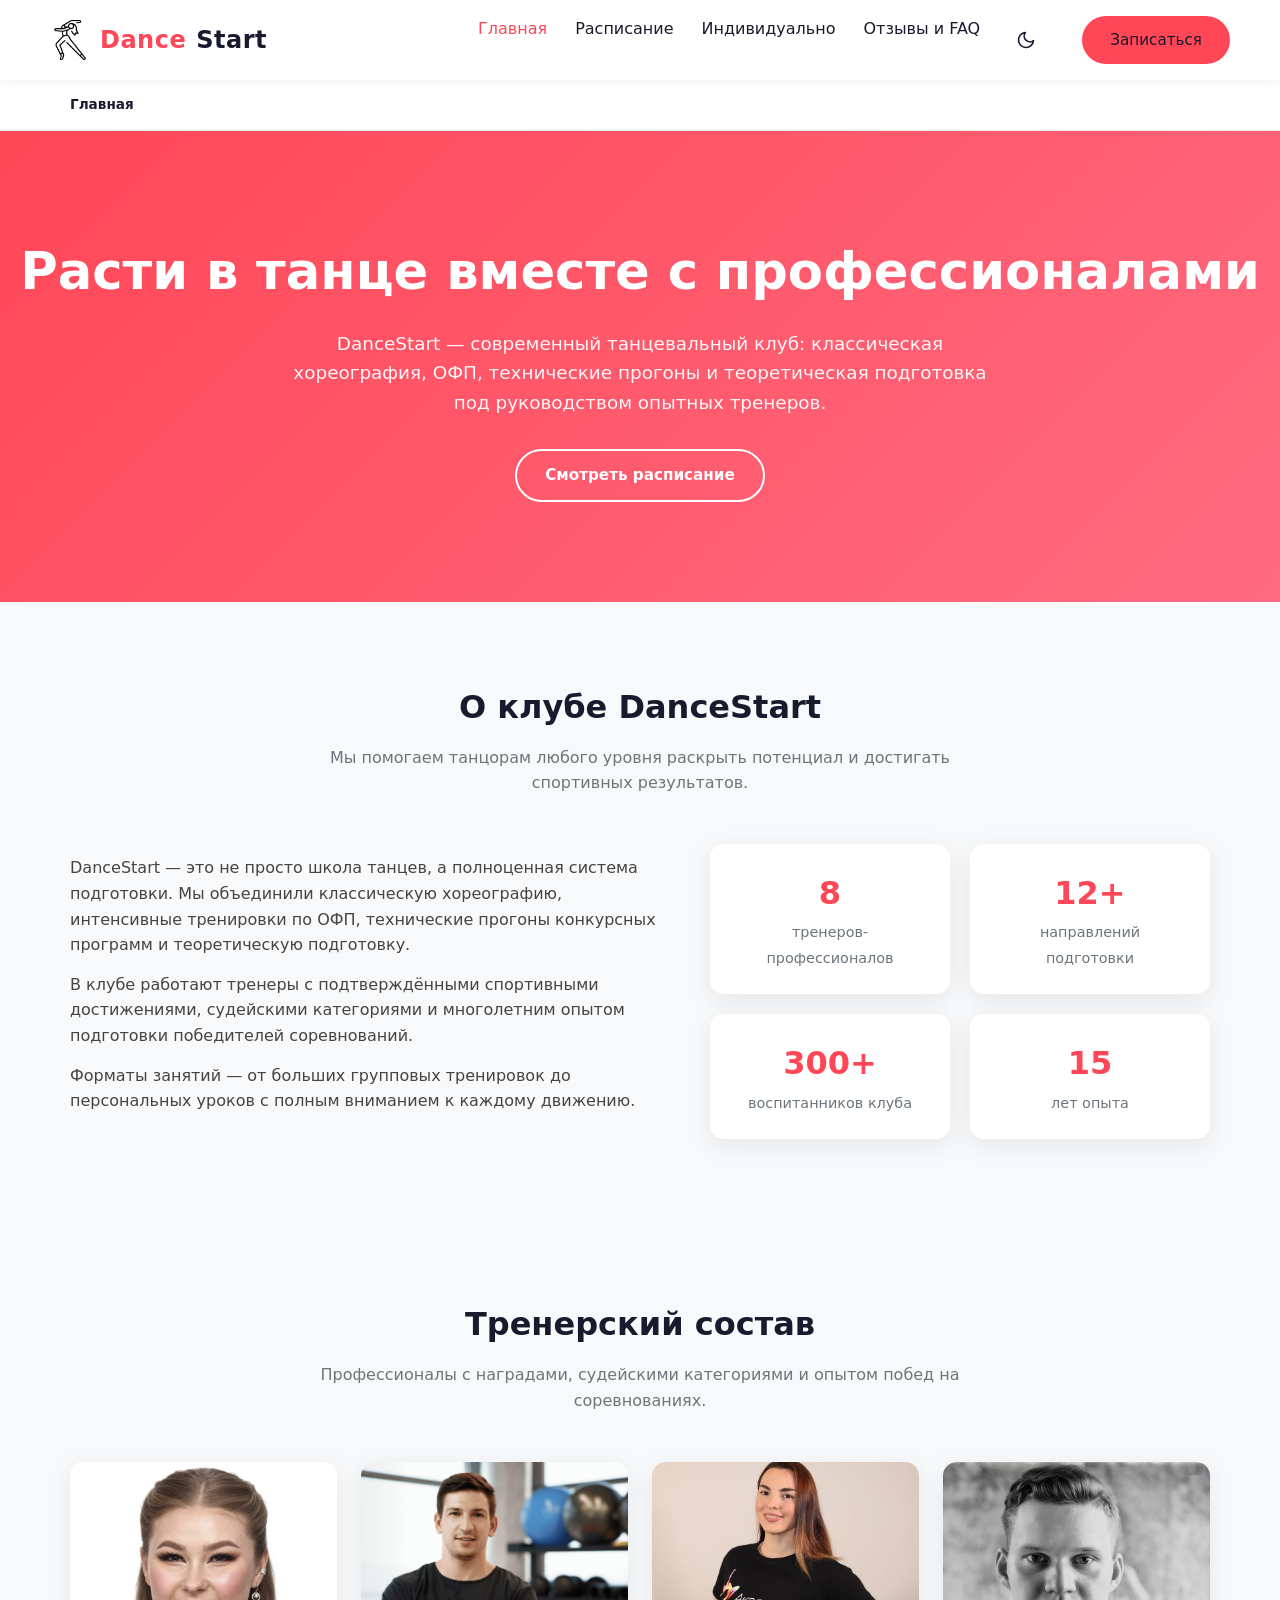
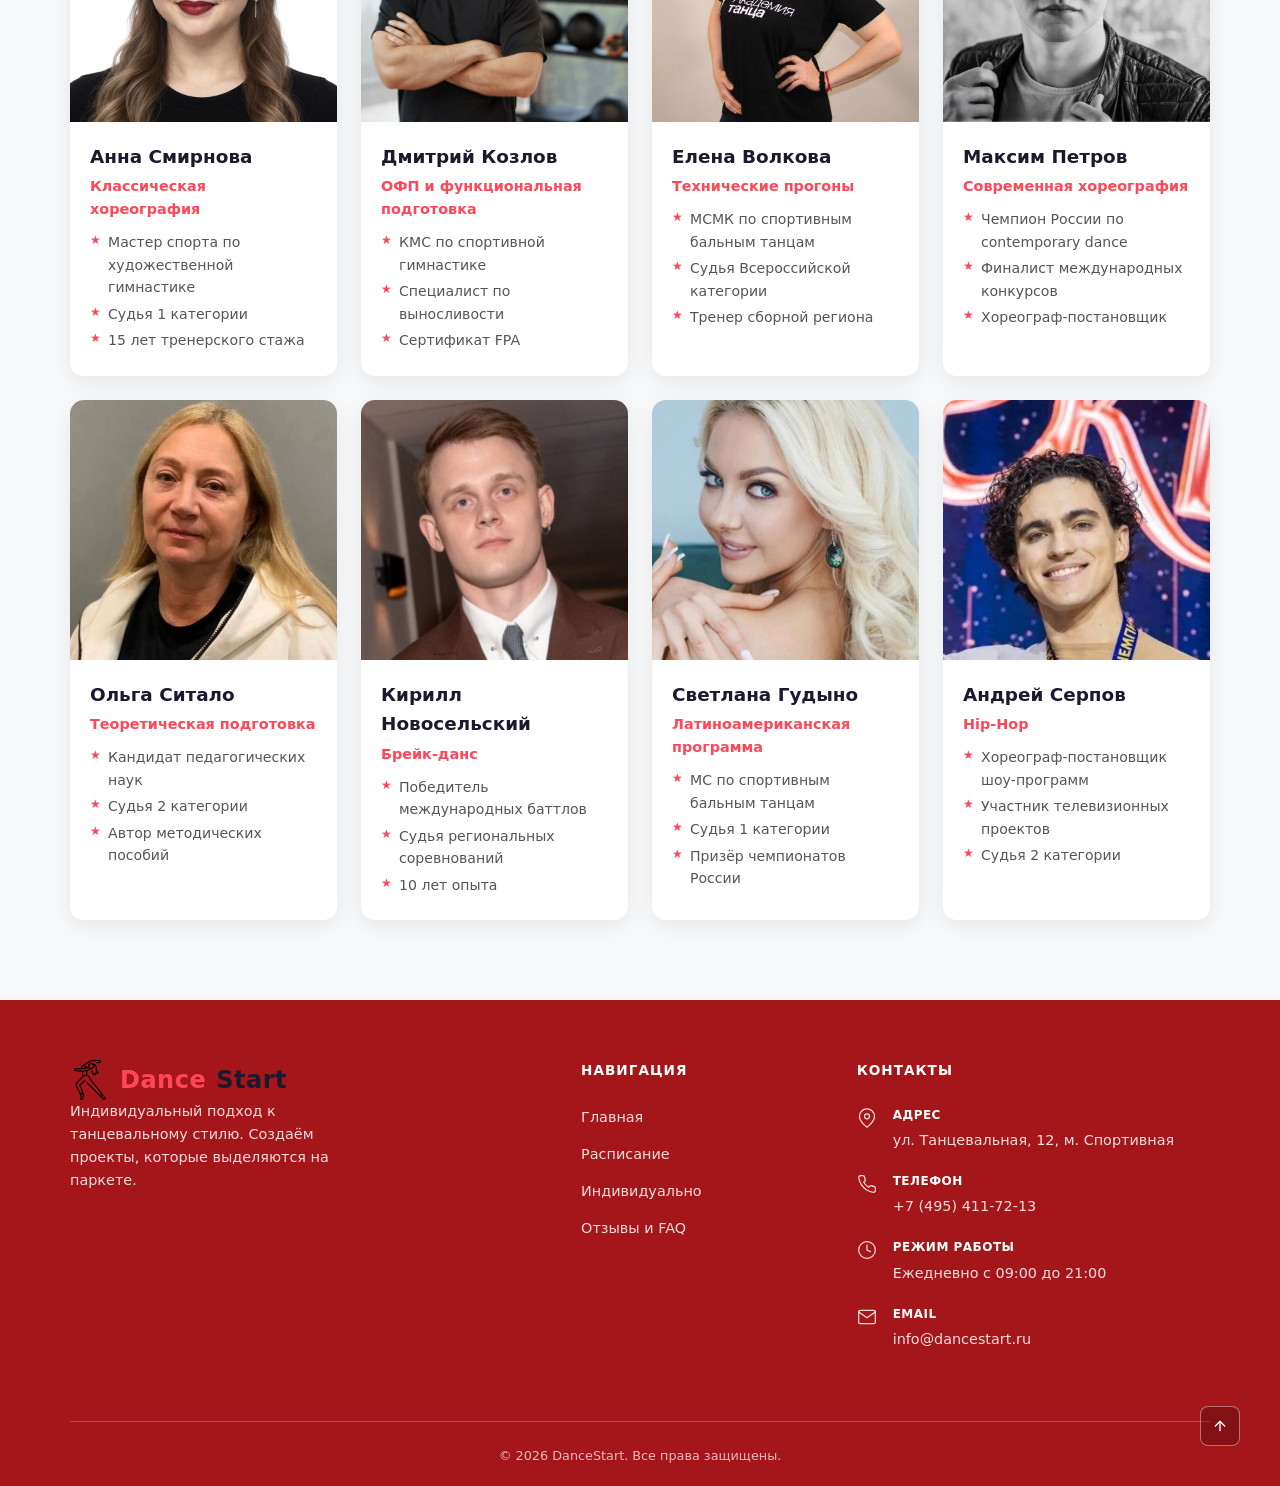
<file: html/index.html>
<!DOCTYPE html>
<html lang="ru">
<head>
  <meta charset="UTF-8">
  <meta name="viewport" content="width=device-width, initial-scale=1.0">
  <title>DanceStart</title>
  <link rel="stylesheet" href="../css/style.css">
  <script src="../js/main.js" defer></script>
</head>
<body>

  <header class="site-header">
    <div class="container nav">
      <a href="index.html" class="logo" style="display: flex; align-items: center; gap: 10px;">
        <img src="../images/logo.png" alt="Логотип">
        Dance<span>Start</span>
      </a>
      <ul class="nav-links">
        <li><a href="index.html" class="active">Главная</a></li>
        <li><a href="schedule.html">Расписание</a></li>
        <li><a href="booking.html">Индивидуально</a></li>
        <li><a href="reviews.html">Отзывы и FAQ</a></li>
        <li class="theme-toggle-wrapper">
          <button id="theme-toggle" class="theme-toggle-btn" aria-label="Сменить тему">
            <svg viewBox="0 0 24 24" width="20" height="20" fill="none" stroke="currentColor" stroke-width="2" stroke-linecap="round" stroke-linejoin="round"><path d="M21 12.79A9 9 0 1 1 11.21 3 7 7 0 0 0 21 12.79z"></path></svg>
          </button>
        </li>
        <li class="nav-btn-wrapper">
          <a href="checkout.html" class="btn btn-coral nav-btn">Записаться</a>
        </li>
      </ul>
      <button class="burger" aria-label="Меню">&#9776;</button>
    </div>
  </header>

  <div class="breadcrumbs-wrap">
    <div class="container">
      <nav class="breadcrumbs" aria-label="breadcrumb">
        <ol>
          <li><span aria-current="page">Главная</span></li>
        </ol>
      </nav>
    </div>
  </div>

  <section class="hero">
    <h1>Расти в танце вместе с профессионалами</h1>
    <p>DanceStart — современный танцевальный клуб: классическая хореография, ОФП, технические прогоны и теоретическая подготовка под руководством опытных тренеров.</p>
    <a href="schedule.html" class="btn btn-outline">Смотреть расписание</a>
  </section>

  <section class="section" id="about">
    <div class="container">
      <h2 class="section-title">О клубе DanceStart</h2>
      <p class="section-subtitle">Мы помогаем танцорам любого уровня раскрыть потенциал и достигать спортивных результатов.</p>

      <div class="about-grid">
        <div>
          <p>DanceStart — это не просто школа танцев, а полноценная система подготовки. Мы объединили классическую хореографию, интенсивные тренировки по ОФП, технические прогоны конкурсных программ и теоретическую подготовку.</p>
          <p>В клубе работают тренеры с подтверждёнными спортивными достижениями, судейскими категориями и многолетним опытом подготовки победителей соревнований.</p>
          <p>Форматы занятий — от больших групповых тренировок до персональных уроков с полным вниманием к каждому движению.</p>
        </div>
        <div class="stats">
          <div class="stat"><b>8</b><span>тренеров-профессионалов</span></div>
          <div class="stat"><b>12+</b><span>направлений подготовки</span></div>
          <div class="stat"><b>300+</b><span>воспитанников клуба</span></div>
          <div class="stat"><b>15</b><span>лет опыта</span></div>
        </div>
      </div>
    </div>
  </section>

  <section class="section" id="trainers">
    <div class="container">
      <h2 class="section-title">Тренерский состав</h2>
      <p class="section-subtitle">Профессионалы с наградами, судейскими категориями и опытом побед на соревнованиях.</p>

      <div class="trainers-grid">

        <article class="trainer-card">
          <img class="trainer-photo" src="../images/Anna_Smirnova.jpg" alt="Анна Смирнова">
          <div class="trainer-info">
            <h3 class="trainer-name">Анна Смирнова</h3>
            <p class="trainer-direction">Классическая хореография</p>
            <ul class="trainer-achievements">
              <li>Мастер спорта по художественной гимнастике</li>
              <li>Судья 1 категории</li>
              <li>15 лет тренерского стажа</li>
            </ul>
          </div>
        </article>

        <article class="trainer-card">
          <img class="trainer-photo" src="../images/Dmitriy_Kozlov.jpg" alt="Дмитрий Козлов">
          <div class="trainer-info">
            <h3 class="trainer-name">Дмитрий Козлов</h3>
            <p class="trainer-direction">ОФП и функциональная подготовка</p>
            <ul class="trainer-achievements">
              <li>КМС по спортивной гимнастике</li>
              <li>Специалист по выносливости</li>
              <li>Сертификат FPA</li>
            </ul>
          </div>
        </article>

        <article class="trainer-card">
          <img class="trainer-photo" src="../images/Elena_Volkova.jpg" alt="Елена Волкова">
          <div class="trainer-info">
            <h3 class="trainer-name">Елена Волкова</h3>
            <p class="trainer-direction">Технические прогоны</p>
            <ul class="trainer-achievements">
              <li>МСМК по спортивным бальным танцам</li>
              <li>Судья Всероссийской категории</li>
              <li>Тренер сборной региона</li>
            </ul>
          </div>
        </article>

        <article class="trainer-card">
          <img class="trainer-photo" src="../images/Maksim_Petrov.jpg" alt="Максим Петров">
          <div class="trainer-info">
            <h3 class="trainer-name">Максим Петров</h3>
            <p class="trainer-direction">Современная хореография</p>
            <ul class="trainer-achievements">
              <li>Чемпион России по contemporary dance</li>
              <li>Финалист международных конкурсов</li>
              <li>Хореограф-постановщик</li>
            </ul>
          </div>
        </article>

        <article class="trainer-card">
          <img class="trainer-photo" src="../images/Olga_Sytalo.jpg" alt="Ольга Ситало">
          <div class="trainer-info">
            <h3 class="trainer-name">Ольга Ситало</h3>
            <p class="trainer-direction">Теоретическая подготовка</p>
            <ul class="trainer-achievements">
              <li>Кандидат педагогических наук</li>
              <li>Судья 2 категории</li>
              <li>Автор методических пособий</li>
            </ul>
          </div>
        </article>

        <article class="trainer-card">
          <img class="trainer-photo" src="../images/Kirill_Novoselskiy.jpg" alt="Кирилл Новосельский">
          <div class="trainer-info">
            <h3 class="trainer-name">Кирилл Новосельский</h3>
            <p class="trainer-direction">Брейк-данс</p>
            <ul class="trainer-achievements">
              <li>Победитель международных баттлов</li>
              <li>Судья региональных соревнований</li>
              <li>10 лет опыта</li>
            </ul>
          </div>
        </article>

        <article class="trainer-card">
          <img class="trainer-photo" src="../images/Svetlana_Gudino.jpg" alt="Светлана Гудыно">
          <div class="trainer-info">
            <h3 class="trainer-name">Светлана Гудыно</h3>
            <p class="trainer-direction">Латиноамериканская программа</p>
            <ul class="trainer-achievements">
              <li>МС по спортивным бальным танцам</li>
              <li>Судья 1 категории</li>
              <li>Призёр чемпионатов России</li>
            </ul>
          </div>
        </article>

        <article class="trainer-card">
          <img class="trainer-photo" src="../images/Andrew_Serpov.jpg" alt="Андрей Серпов">
          <div class="trainer-info">
            <h3 class="trainer-name">Андрей Серпов</h3>
            <p class="trainer-direction">Hip-Hop</p>
            <ul class="trainer-achievements">
              <li>Хореограф-постановщик шоу-программ</li>
              <li>Участник телевизионных проектов</li>
              <li>Судья 2 категории</li>
            </ul>
          </div>
        </article>

      </div>
    </div>
  </section>

  <footer class="site-footer">
    <div class="container">
      <div class="footer-grid">
        
        <!-- Колонка 1: Бренд -->
        <div class="footer-brand">
          <a href="index.html" class="logo" style="display: flex; align-items: center; gap: 10px;">
            <img src="../images/logo.png" alt="Логотип">
            Dance<span>Start</span>
          </a>
          <p class="footer-desc">
            Индивидуальный подход к танцевальному стилю. Создаём проекты, которые выделяются на паркете.
          </p>
        </div>

        <!-- Колонка 2: Навигация (в один столбец) -->
        <div class="footer-nav-col">
          <h4 class="footer-title">Навигация</h4>
          <ul class="footer-links">
            <li><a href="index.html">Главная</a></li>
            <li><a href="schedule.html">Расписание</a></li>
            <li><a href="booking.html">Индивидуально</a></li>
            <li><a href="reviews.html">Отзывы и FAQ</a></li>
          </ul>
        </div>

        <!-- Колонка 3: Контакты -->
        <div class="footer-contacts-col">
          <h4 class="footer-title">Контакты</h4>
          <ul class="footer-contacts">
            <li>
              <svg class="footer-icon" viewBox="0 0 24 24"><path d="M21 10c0 7-9 13-9 13s-9-6-9-13a9 9 0 0 1 18 0z"></path><circle cx="12" cy="10" r="3"></circle></svg>
              <div class="contact-info">
                <span class="contact-label">Адрес</span>
                <span class="contact-value">ул. Танцевальная, 12, м. Спортивная</span>
              </div>
            </li>
            <li>
              <svg class="footer-icon" viewBox="0 0 24 24"><path d="M22 16.92v3a2 2 0 0 1-2.18 2 19.79 19.79 0 0 1-8.63-3.07 19.5 19.5 0 0 1-6-6 19.79 19.79 0 0 1-3.07-8.67A2 2 0 0 1 4.11 2h3a2 2 0 0 1 2 1.72 12.84 12.84 0 0 0 .7 2.81 2 2 0 0 1-.45 2.11L8.09 9.91a16 16 0 0 0 6 6l1.27-1.27a2 2 0 0 1 2.11-.45 12.84 12.84 0 0 0 2.81.7A2 2 0 0 1 22 16.92z"></path></svg>
              <div class="contact-info">
                <span class="contact-label">Телефон</span>
                <a href="tel:+74950000000" class="contact-value">+7 (495) 411-72-13</a>
              </div>
            </li>
            <li>
              <svg class="footer-icon" viewBox="0 0 24 24"><circle cx="12" cy="12" r="10"></circle><polyline points="12 6 12 12 16 14"></polyline></svg>
              <div class="contact-info">
                <span class="contact-label">Режим работы</span>
                <span class="contact-value">Ежедневно с 09:00 до 21:00</span>
              </div>
            </li>
            <li>
              <svg class="footer-icon" viewBox="0 0 24 24"><path d="M4 4h16c1.1 0 2 .9 2 2v12c0 1.1-.9 2-2 2H4c-1.1 0-2-.9-2-2V6c0-1.1.9-2 2-2z"></path><polyline points="22,6 12,13 2,6"></polyline></svg>
              <div class="contact-info">
                <span class="contact-label">Email</span>
                <a href="mailto:info@dancestart.ru" class="contact-value">info@dancestart.ru</a>
              </div>
            </li>
          </ul>
        </div>

      </div>
      
      <!-- Нижняя часть с копирайтом -->
      <div class="footer-bottom">
        <p class="footer-copyright">© <span id="year"></span> DanceStart. Все права защищены.</p>
      </div>
    </div>

    <button class="scroll-top" id="scrollTop" aria-label="Наверх">
      <svg viewBox="0 0 24 24" width="16" height="16" fill="none" stroke="currentColor" stroke-width="2" stroke-linecap="round" stroke-linejoin="round"><line x1="12" y1="19" x2="12" y2="5"></line><polyline points="5 12 12 5 19 12"></polyline></svg>
    </button>
  </footer>
</body>
</html>
</file>
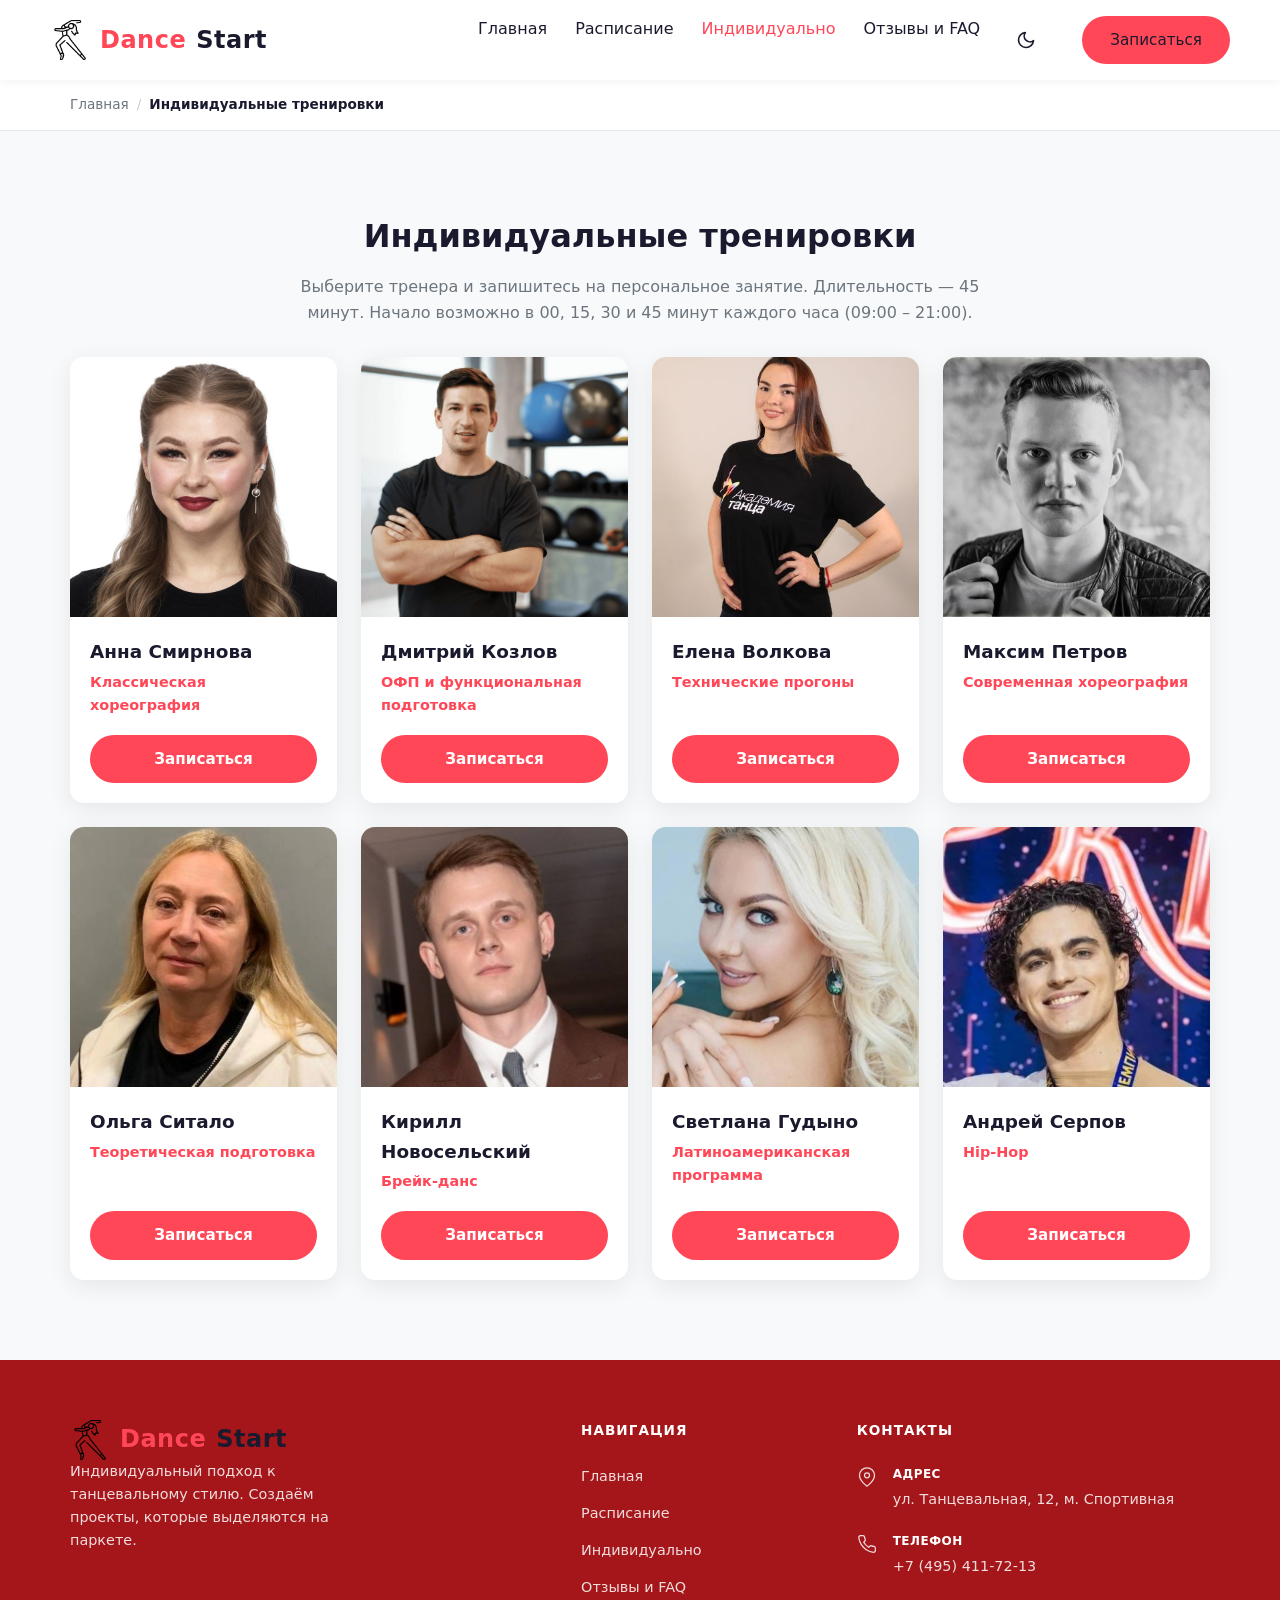
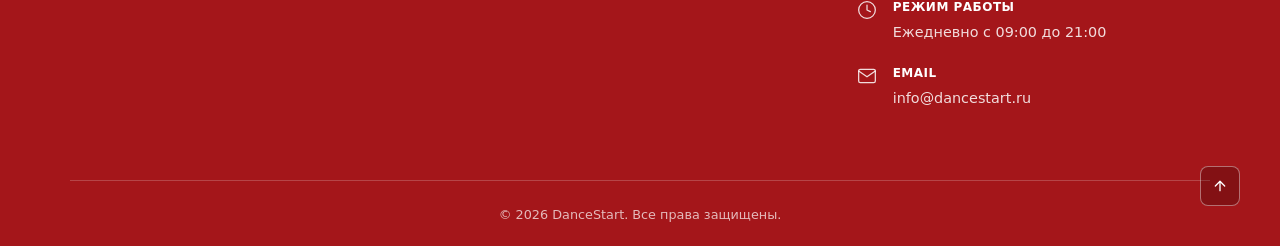
<file: html/booking.html>
<!DOCTYPE html>
<html lang="ru">
<head>
  <meta charset="UTF-8">
  <meta name="viewport" content="width=device-width, initial-scale=1.0">
  <title>Индивидуальные тренировки — DanceStart</title>
  <link rel="stylesheet" href="../css/style.css">
  <script src="../js/booking.js" defer></script>
  <script src="../js/main.js" defer></script>
</head>
<body>

  <header class="site-header">
    <div class="container nav">
      <a href="index.html" class="logo" style="display: flex; align-items: center; gap: 10px;">
        <img src="../images/logo.png" alt="Логотип">
        Dance<span>Start</span>
      </a>
      <ul class="nav-links">
        <li><a href="index.html">Главная</a></li>
        <li><a href="schedule.html">Расписание</a></li>
        <li><a href="booking.html" class="active">Индивидуально</a></li>
        <li><a href="reviews.html">Отзывы и FAQ</a></li>
        <li class="theme-toggle-wrapper">
          <button id="theme-toggle" class="theme-toggle-btn" aria-label="Сменить тему">
            <svg viewBox="0 0 24 24" width="20" height="20" fill="none" stroke="currentColor" stroke-width="2" stroke-linecap="round" stroke-linejoin="round"><path d="M21 12.79A9 9 0 1 1 11.21 3 7 7 0 0 0 21 12.79z"></path></svg>
          </button>
        </li>
        <li class="nav-btn-wrapper">
          <a href="checkout.html" class="btn btn-coral nav-btn">Записаться</a>
        </li>
      </ul>
      <button class="burger" aria-label="Меню">&#9776;</button>
    </div>
  </header>

  <div class="breadcrumbs-wrap">
    <div class="container">
      <nav class="breadcrumbs" aria-label="breadcrumb">
        <ol>
          <li><a href="index.html">Главная</a></li>
          <li><span aria-current="page">Индивидуальные тренировки</span></li>
        </ol>
      </nav>
    </div>
  </div>

  <section class="section">
    <div class="container">
      <h1 class="section-title">Индивидуальные тренировки</h1>
      <p class="section-subtitle booking-hint">
        Выберите тренера и запишитесь на персональное занятие. Длительность — 45 минут.
        Начало возможно в 00, 15, 30 и 45 минут каждого часа (09:00 – 21:00).
      </p>

      <div class="trainers-grid" id="booking-trainers"></div>
    </div>
  </section>

    <footer class="site-footer">
    <div class="container">
      <div class="footer-grid">
        
        <!-- Колонка 1: Бренд -->
        <div class="footer-brand">
          <a href="index.html" class="logo" style="display: flex; align-items: center; gap: 10px;">
            <img src="../images/logo.png" alt="Логотип">
            Dance<span>Start</span>
          </a>
          <p class="footer-desc">
            Индивидуальный подход к танцевальному стилю. Создаём проекты, которые выделяются на паркете.
          </p>
        </div>

        <!-- Колонка 2: Навигация (в один столбец) -->
        <div class="footer-nav-col">
          <h4 class="footer-title">Навигация</h4>
          <ul class="footer-links">
            <li><a href="index.html">Главная</a></li>
            <li><a href="schedule.html">Расписание</a></li>
            <li><a href="booking.html">Индивидуально</a></li>
            <li><a href="reviews.html">Отзывы и FAQ</a></li>
          </ul>
        </div>

        <!-- Колонка 3: Контакты -->
        <div class="footer-contacts-col">
          <h4 class="footer-title">Контакты</h4>
          <ul class="footer-contacts">
            <li>
              <svg class="footer-icon" viewBox="0 0 24 24"><path d="M21 10c0 7-9 13-9 13s-9-6-9-13a9 9 0 0 1 18 0z"></path><circle cx="12" cy="10" r="3"></circle></svg>
              <div class="contact-info">
                <span class="contact-label">Адрес</span>
                <span class="contact-value">ул. Танцевальная, 12, м. Спортивная</span>
              </div>
            </li>
            <li>
              <svg class="footer-icon" viewBox="0 0 24 24"><path d="M22 16.92v3a2 2 0 0 1-2.18 2 19.79 19.79 0 0 1-8.63-3.07 19.5 19.5 0 0 1-6-6 19.79 19.79 0 0 1-3.07-8.67A2 2 0 0 1 4.11 2h3a2 2 0 0 1 2 1.72 12.84 12.84 0 0 0 .7 2.81 2 2 0 0 1-.45 2.11L8.09 9.91a16 16 0 0 0 6 6l1.27-1.27a2 2 0 0 1 2.11-.45 12.84 12.84 0 0 0 2.81.7A2 2 0 0 1 22 16.92z"></path></svg>
              <div class="contact-info">
                <span class="contact-label">Телефон</span>
                <a href="tel:+74950000000" class="contact-value">+7 (495) 411-72-13</a>
              </div>
            </li>
            <li>
              <svg class="footer-icon" viewBox="0 0 24 24"><circle cx="12" cy="12" r="10"></circle><polyline points="12 6 12 12 16 14"></polyline></svg>
              <div class="contact-info">
                <span class="contact-label">Режим работы</span>
                <span class="contact-value">Ежедневно с 09:00 до 21:00</span>
              </div>
            </li>
            <li>
              <svg class="footer-icon" viewBox="0 0 24 24"><path d="M4 4h16c1.1 0 2 .9 2 2v12c0 1.1-.9 2-2 2H4c-1.1 0-2-.9-2-2V6c0-1.1.9-2 2-2z"></path><polyline points="22,6 12,13 2,6"></polyline></svg>
              <div class="contact-info">
                <span class="contact-label">Email</span>
                <a href="mailto:info@dancestart.ru" class="contact-value">info@dancestart.ru</a>
              </div>
            </li>
          </ul>
        </div>

      </div>
      
      <!-- Нижняя часть с копирайтом -->
      <div class="footer-bottom">
        <p class="footer-copyright">© <span id="year"></span> DanceStart. Все права защищены.</p>
      </div>
    </div>

    <button class="scroll-top" id="scrollTop" aria-label="Наверх">
      <svg viewBox="0 0 24 24" width="16" height="16" fill="none" stroke="currentColor" stroke-width="2" stroke-linecap="round" stroke-linejoin="round"><line x1="12" y1="19" x2="12" y2="5"></line><polyline points="5 12 12 5 19 12"></polyline></svg>
    </button>
  </footer>

</body>
</html>
</file>
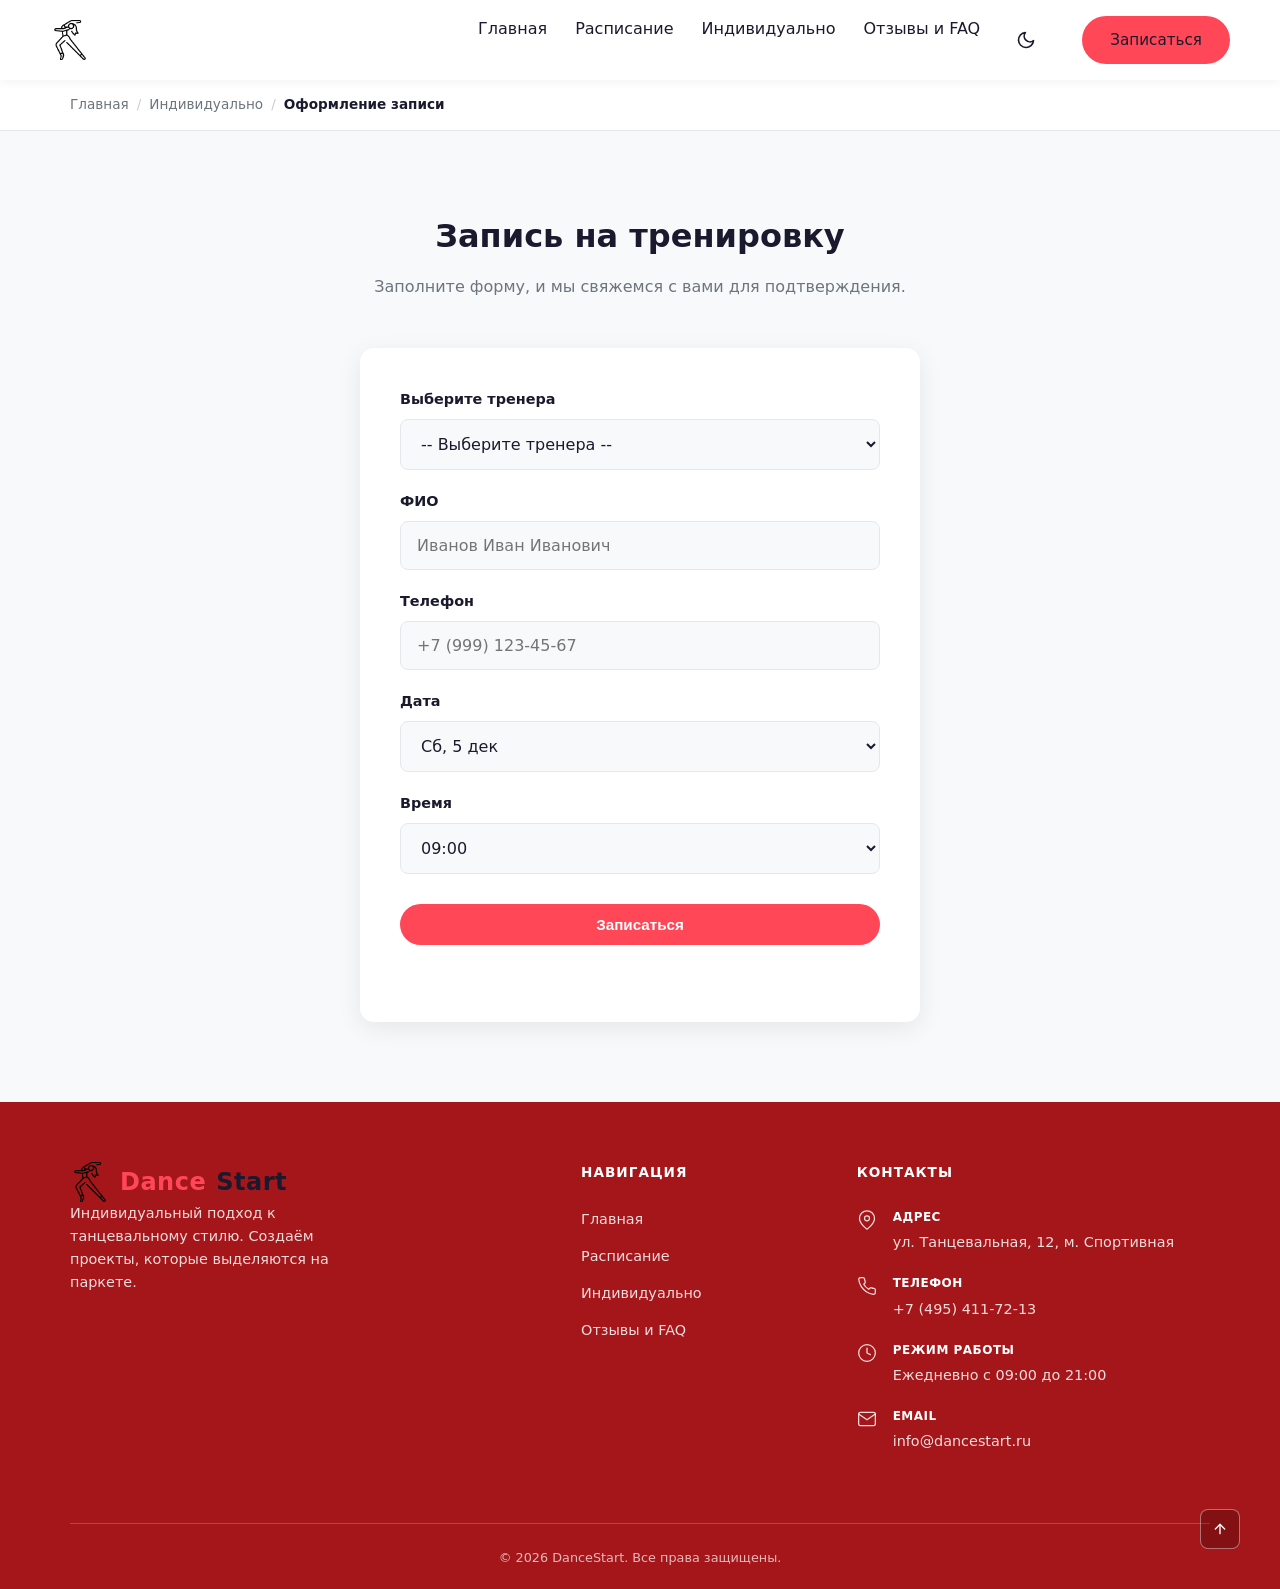
<file: html/checkout.html>
<!DOCTYPE html>
<html lang="ru">
<head>
  <meta charset="UTF-8">
  <meta name="viewport" content="width=device-width, initial-scale=1.0">
  <title>Оформление записи — DanceStart</title>
  <link rel="stylesheet" href="../css/style.css">
  <!-- Подключаем скрипт бронирования -->
  <script src="../js/booking.js" defer></script>
</head>
<body>

  <header class="site-header">
    <div class="container nav">
      <a href="index.html" class="logo">
        <img src="../images/logo.png" alt="DanceStart" style="height: 40px;">
      </a>
      <ul class="nav-links">
        <li><a href="index.html">Главная</a></li>
        <li><a href="schedule.html">Расписание</a></li>
        <li><a href="booking.html">Индивидуально</a></li>
        <li><a href="reviews.html">Отзывы и FAQ</a></li>
        <li class="theme-toggle-wrapper">
          <button id="theme-toggle" class="theme-toggle-btn" aria-label="Сменить тему">
            <svg viewBox="0 0 24 24" width="20" height="20" fill="none" stroke="currentColor" stroke-width="2" stroke-linecap="round" stroke-linejoin="round"><path d="M21 12.79A9 9 0 1 1 11.21 3 7 7 0 0 0 21 12.79z"></path></svg>
          </button>
        </li>
        <li class="nav-btn-wrapper">
          <a href="checkout.html" class="btn btn-coral nav-btn">Записаться</a>
        </li>
      </ul>
      <button class="burger" aria-label="Меню">&#9776;</button>
    </div>
  </header>

  <div class="breadcrumbs-wrap">
    <div class="container">
      <nav class="breadcrumbs" aria-label="breadcrumb">
        <ol>
          <li><a href="index.html">Главная</a></li>
          <li><a href="booking.html">Индивидуально</a></li>
          <li><span aria-current="page">Оформление записи</span></li>
        </ol>
      </nav>
    </div>
  </div>

  <section class="section">
    <div class="container" style="max-width: 600px;">
      <h1 class="section-title">Запись на тренировку</h1>
      <p class="section-subtitle">Заполните форму, и мы свяжемся с вами для подтверждения.</p>

      <div class="booking-form-card">
        <form id="checkout-form" novalidate>
          
          <label>
            Выберите тренера
            <select name="trainer" id="select-trainer" required>
              <option value="">-- Выберите тренера --</option>
              <!-- Опции добавятся через JavaScript -->
            </select>
          </label>

          <label>
            ФИО
            <input type="text" name="fio" placeholder="Иванов Иван Иванович" required>
          </label>

          <label>
            Телефон
            <input type="tel" name="phone" placeholder="+7 (999) 123-45-67"
                   pattern="[\+0-9\s\(\)\-]{10,20}" required>
          </label>

          <label>
            Дата
            <select name="date" id="select-date" required></select>
          </label>

          <label>
            Время
            <select name="time" id="select-time" required></select>
          </label>

          <button type="submit" class="btn btn-coral" style="width: 100%; margin-top: 10px;">Записаться</button>
          <p class="form-message" id="form-message"></p>
        </form>
      </div>
    </div>
  </section>

  <footer class="site-footer">
    <div class="container">
      <div class="footer-grid">
        
        <!-- Колонка 1: Бренд -->
        <div class="footer-brand">
          <a href="index.html" class="logo" style="display: flex; align-items: center; gap: 10px;">
            <img src="../images/logo.png" alt="Логотип">
            Dance<span>Start</span>
          </a>
          <p class="footer-desc">
            Индивидуальный подход к танцевальному стилю. Создаём проекты, которые выделяются на паркете.
          </p>
        </div>

        <!-- Колонка 2: Навигация (в один столбец) -->
        <div class="footer-nav-col">
          <h4 class="footer-title">Навигация</h4>
          <ul class="footer-links">
            <li><a href="index.html">Главная</a></li>
            <li><a href="schedule.html">Расписание</a></li>
            <li><a href="booking.html">Индивидуально</a></li>
            <li><a href="reviews.html">Отзывы и FAQ</a></li>
          </ul>
        </div>

        <!-- Колонка 3: Контакты -->
        <div class="footer-contacts-col">
          <h4 class="footer-title">Контакты</h4>
          <ul class="footer-contacts">
            <li>
              <svg class="footer-icon" viewBox="0 0 24 24"><path d="M21 10c0 7-9 13-9 13s-9-6-9-13a9 9 0 0 1 18 0z"></path><circle cx="12" cy="10" r="3"></circle></svg>
              <div class="contact-info">
                <span class="contact-label">Адрес</span>
                <span class="contact-value">ул. Танцевальная, 12, м. Спортивная</span>
              </div>
            </li>
            <li>
              <svg class="footer-icon" viewBox="0 0 24 24"><path d="M22 16.92v3a2 2 0 0 1-2.18 2 19.79 19.79 0 0 1-8.63-3.07 19.5 19.5 0 0 1-6-6 19.79 19.79 0 0 1-3.07-8.67A2 2 0 0 1 4.11 2h3a2 2 0 0 1 2 1.72 12.84 12.84 0 0 0 .7 2.81 2 2 0 0 1-.45 2.11L8.09 9.91a16 16 0 0 0 6 6l1.27-1.27a2 2 0 0 1 2.11-.45 12.84 12.84 0 0 0 2.81.7A2 2 0 0 1 22 16.92z"></path></svg>
              <div class="contact-info">
                <span class="contact-label">Телефон</span>
                <a href="tel:+74950000000" class="contact-value">+7 (495) 411-72-13</a>
              </div>
            </li>
            <li>
              <svg class="footer-icon" viewBox="0 0 24 24"><circle cx="12" cy="12" r="10"></circle><polyline points="12 6 12 12 16 14"></polyline></svg>
              <div class="contact-info">
                <span class="contact-label">Режим работы</span>
                <span class="contact-value">Ежедневно с 09:00 до 21:00</span>
              </div>
            </li>
            <li>
              <svg class="footer-icon" viewBox="0 0 24 24"><path d="M4 4h16c1.1 0 2 .9 2 2v12c0 1.1-.9 2-2 2H4c-1.1 0-2-.9-2-2V6c0-1.1.9-2 2-2z"></path><polyline points="22,6 12,13 2,6"></polyline></svg>
              <div class="contact-info">
                <span class="contact-label">Email</span>
                <a href="mailto:info@dancestart.ru" class="contact-value">info@dancestart.ru</a>
              </div>
            </li>
          </ul>
        </div>

      </div>
      
      <!-- Нижняя часть с копирайтом -->
      <div class="footer-bottom">
        <p class="footer-copyright">© <span id="year"></span> DanceStart. Все права защищены.</p>
      </div>
    </div>

    <button class="scroll-top" id="scrollTop" aria-label="Наверх">
      <svg viewBox="0 0 24 24" width="16" height="16" fill="none" stroke="currentColor" stroke-width="2" stroke-linecap="round" stroke-linejoin="round"><line x1="12" y1="19" x2="12" y2="5"></line><polyline points="5 12 12 5 19 12"></polyline></svg>
    </button>
  </footer>

  <script src="../js/main.js"></script>
</body>
</html>
</file>
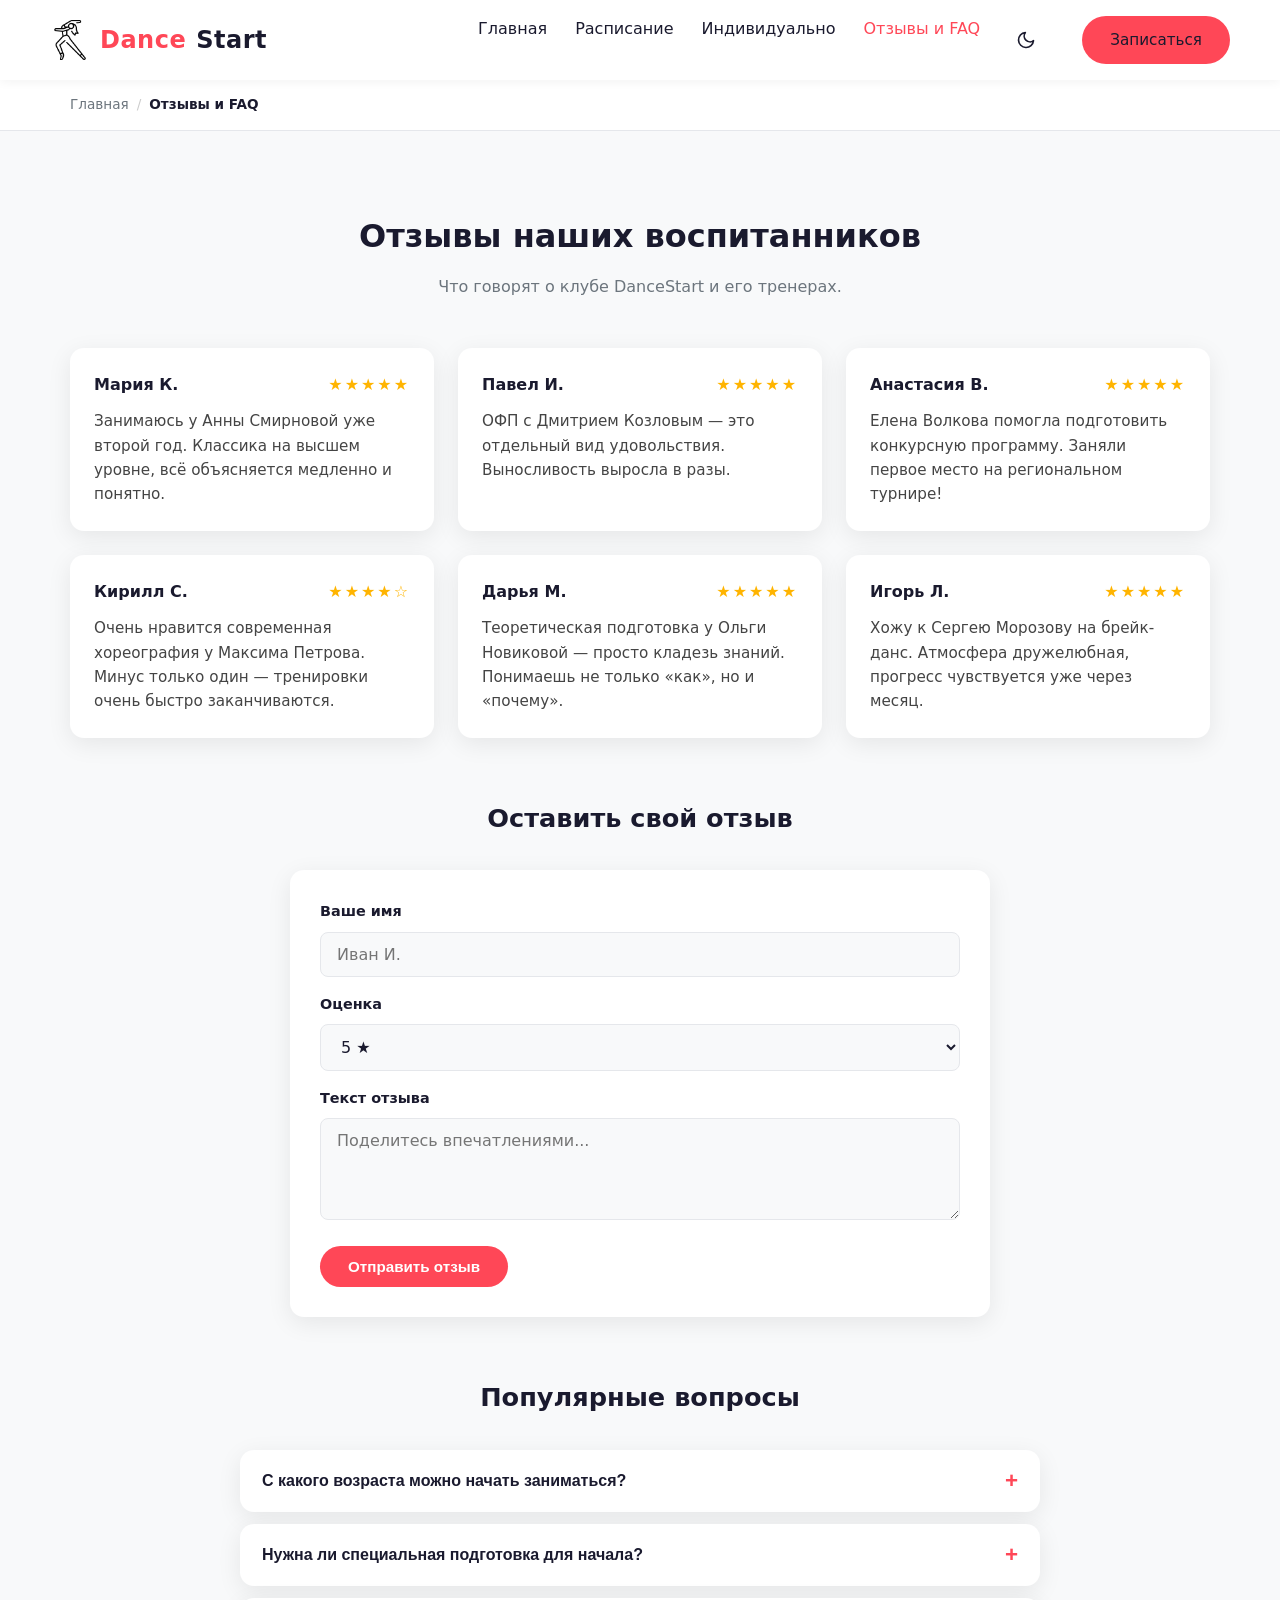
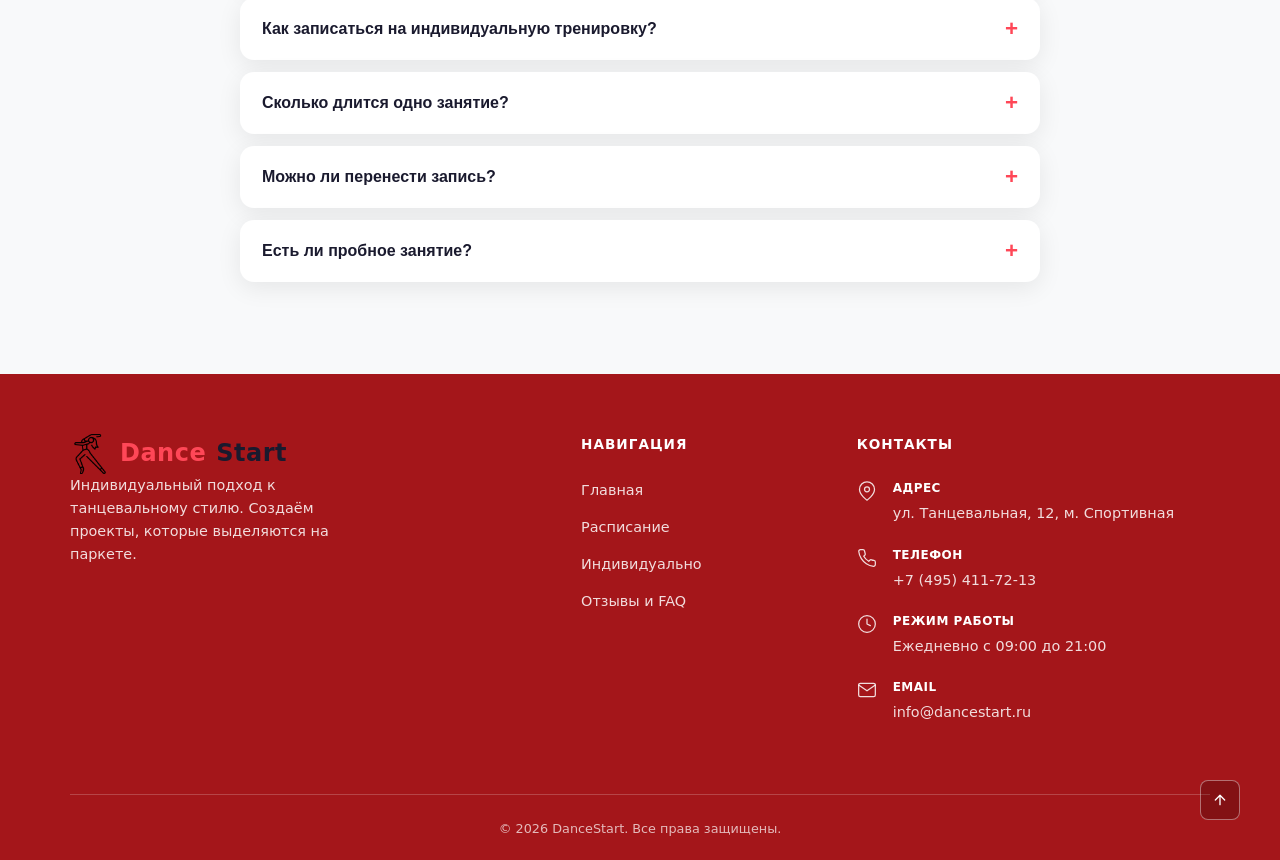
<file: html/reviews.html>
<!DOCTYPE html>
<html lang="ru">
<head>
  <meta charset="UTF-8">
  <meta name="viewport" content="width=device-width, initial-scale=1.0">
  <title>Отзывы и FAQ — DanceStart</title>
  <link rel="stylesheet" href="../css/style.css">
  <script src="../js/reviews.js" defer></script>
  <script src="../js/main.js" defer></script>
</head>
<body>

  <header class="site-header">
    <div class="container nav">
      <a href="index.html" class="logo" style="display: flex; align-items: center; gap: 10px;">
        <img src="../images/logo.png" alt="Логотип">
        Dance<span>Start</span>
      </a>
      <ul class="nav-links">
        <li><a href="index.html">Главная</a></li>
        <li><a href="schedule.html">Расписание</a></li>
        <li><a href="booking.html">Индивидуально</a></li>
        <li><a href="reviews.html" class="active">Отзывы и FAQ</a></li>
        <li class="theme-toggle-wrapper">
          <button id="theme-toggle" class="theme-toggle-btn" aria-label="Сменить тему">
            <svg viewBox="0 0 24 24" width="20" height="20" fill="none" stroke="currentColor" stroke-width="2" stroke-linecap="round" stroke-linejoin="round"><path d="M21 12.79A9 9 0 1 1 11.21 3 7 7 0 0 0 21 12.79z"></path></svg>
          </button>
        </li>
        <li class="nav-btn-wrapper">
          <a href="checkout.html" class="btn btn-coral nav-btn">Записаться</a>
        </li>
      </ul>
      <button class="burger" aria-label="Меню">&#9776;</button>
    </div>
  </header>

  <div class="breadcrumbs-wrap">
    <div class="container">
      <nav class="breadcrumbs" aria-label="breadcrumb">
        <ol>
          <li><a href="index.html">Главная</a></li>
          <li><span aria-current="page">Отзывы и FAQ</span></li>
        </ol>
      </nav>
    </div>
  </div>

  <section class="section">
    <div class="container">
      <h1 class="section-title">Отзывы наших воспитанников</h1>
      <p class="section-subtitle">Что говорят о клубе DanceStart и его тренерах.</p>

      <div class="reviews-grid" id="reviews-list"></div>

      <div class="add-review-wrap">
        <h2 class="faq-title">Оставить свой отзыв</h2>
        <form id="add-review-form" class="review-form">
          <label>
            Ваше имя
            <input type="text" id="review-author" placeholder="Иван И." required>
          </label>
          <label>
            Оценка
            <select id="review-rating" required>
              <option value="5">5 ★</option>
              <option value="4">4 ★</option>
              <option value="3">3 ★</option>
              <option value="2">2 ★</option>
              <option value="1">1 ★</option>
            </select>
          </label>
          <label>
            Текст отзыва
            <textarea id="review-text" rows="4" placeholder="Поделитесь впечатлениями..." required></textarea>
          </label>
          <button type="submit" class="btn btn-coral">Отправить отзыв</button>
        </form>
      </div>

      <h2 class="faq-title">Популярные вопросы</h2>
      <div class="faq-list" id="faq-list"></div>
    </div>
  </section>

    <footer class="site-footer">
    <div class="container">
      <div class="footer-grid">
        
        <!-- Колонка 1: Бренд -->
        <div class="footer-brand">
          <a href="index.html" class="logo" style="display: flex; align-items: center; gap: 10px;">
            <img src="../images/logo.png" alt="Логотип">
            Dance<span>Start</span>
          </a>
          <p class="footer-desc">
            Индивидуальный подход к танцевальному стилю. Создаём проекты, которые выделяются на паркете.
          </p>
        </div>

        <!-- Колонка 2: Навигация (в один столбец) -->
        <div class="footer-nav-col">
          <h4 class="footer-title">Навигация</h4>
          <ul class="footer-links">
            <li><a href="index.html">Главная</a></li>
            <li><a href="schedule.html">Расписание</a></li>
            <li><a href="booking.html">Индивидуально</a></li>
            <li><a href="reviews.html">Отзывы и FAQ</a></li>
          </ul>
        </div>

        <!-- Колонка 3: Контакты -->
        <div class="footer-contacts-col">
          <h4 class="footer-title">Контакты</h4>
          <ul class="footer-contacts">
            <li>
              <svg class="footer-icon" viewBox="0 0 24 24"><path d="M21 10c0 7-9 13-9 13s-9-6-9-13a9 9 0 0 1 18 0z"></path><circle cx="12" cy="10" r="3"></circle></svg>
              <div class="contact-info">
                <span class="contact-label">Адрес</span>
                <span class="contact-value">ул. Танцевальная, 12, м. Спортивная</span>
              </div>
            </li>
            <li>
              <svg class="footer-icon" viewBox="0 0 24 24"><path d="M22 16.92v3a2 2 0 0 1-2.18 2 19.79 19.79 0 0 1-8.63-3.07 19.5 19.5 0 0 1-6-6 19.79 19.79 0 0 1-3.07-8.67A2 2 0 0 1 4.11 2h3a2 2 0 0 1 2 1.72 12.84 12.84 0 0 0 .7 2.81 2 2 0 0 1-.45 2.11L8.09 9.91a16 16 0 0 0 6 6l1.27-1.27a2 2 0 0 1 2.11-.45 12.84 12.84 0 0 0 2.81.7A2 2 0 0 1 22 16.92z"></path></svg>
              <div class="contact-info">
                <span class="contact-label">Телефон</span>
                <a href="tel:+74950000000" class="contact-value">+7 (495) 411-72-13</a>
              </div>
            </li>
            <li>
              <svg class="footer-icon" viewBox="0 0 24 24"><circle cx="12" cy="12" r="10"></circle><polyline points="12 6 12 12 16 14"></polyline></svg>
              <div class="contact-info">
                <span class="contact-label">Режим работы</span>
                <span class="contact-value">Ежедневно с 09:00 до 21:00</span>
              </div>
            </li>
            <li>
              <svg class="footer-icon" viewBox="0 0 24 24"><path d="M4 4h16c1.1 0 2 .9 2 2v12c0 1.1-.9 2-2 2H4c-1.1 0-2-.9-2-2V6c0-1.1.9-2 2-2z"></path><polyline points="22,6 12,13 2,6"></polyline></svg>
              <div class="contact-info">
                <span class="contact-label">Email</span>
                <a href="mailto:info@dancestart.ru" class="contact-value">info@dancestart.ru</a>
              </div>
            </li>
          </ul>
        </div>

      </div>
      
      <!-- Нижняя часть с копирайтом -->
      <div class="footer-bottom">
        <p class="footer-copyright">© <span id="year"></span> DanceStart. Все права защищены.</p>
      </div>
    </div>

    <button class="scroll-top" id="scrollTop" aria-label="Наверх">
      <svg viewBox="0 0 24 24" width="16" height="16" fill="none" stroke="currentColor" stroke-width="2" stroke-linecap="round" stroke-linejoin="round"><line x1="12" y1="19" x2="12" y2="5"></line><polyline points="5 12 12 5 19 12"></polyline></svg>
    </button>
  </footer>

</body>
</html>
</file>
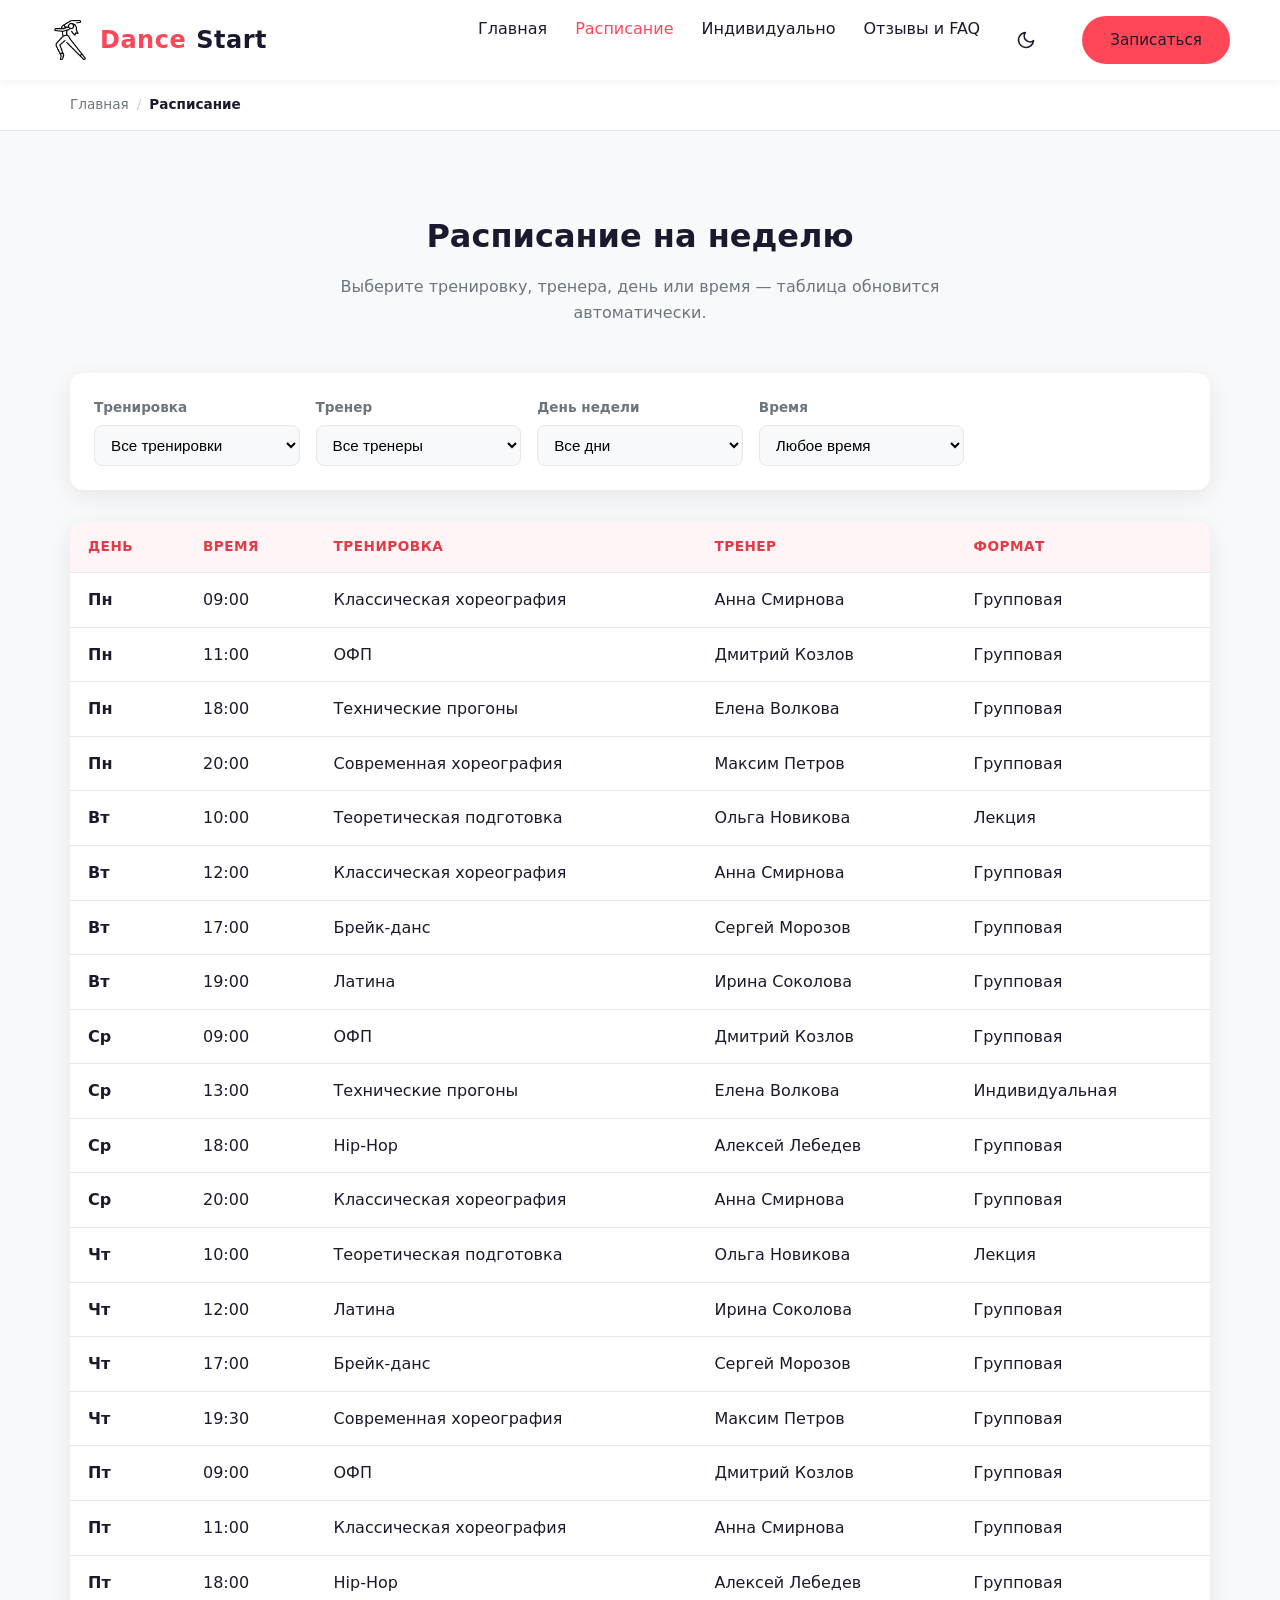
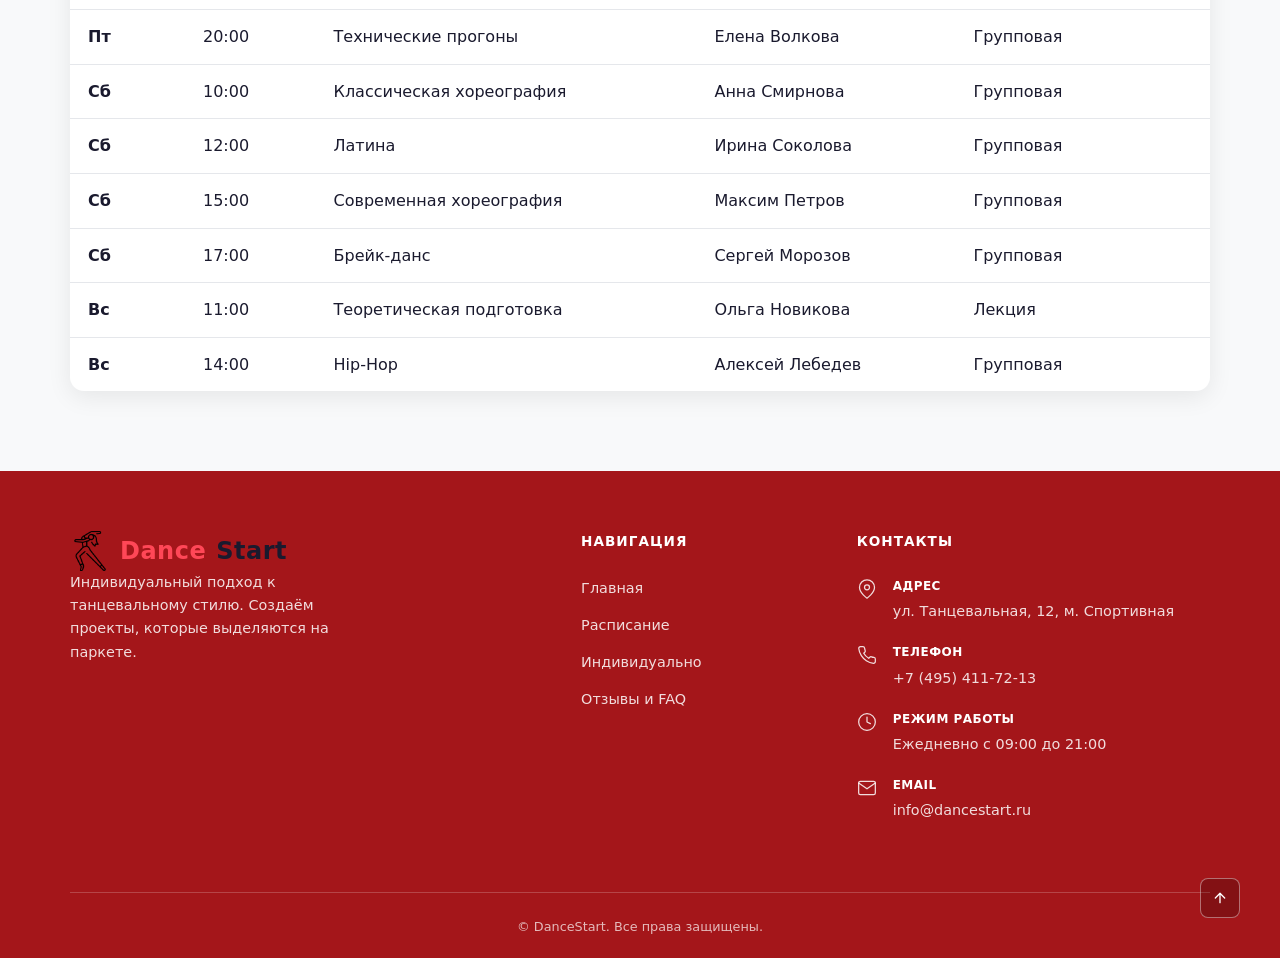
<file: html/schedule.html>
<!DOCTYPE html>
<html lang="ru">
<head>
  <meta charset="UTF-8">
  <meta name="viewport" content="width=device-width, initial-scale=1.0">
  <title>Расписание — DanceStart</title>
  <link rel="stylesheet" href="../css/style.css">
  <script src="../js/schedule.js" defer></script>
  <script src="../js/main.js" defer></script>
</head>
<body>

  <header class="site-header">
    <div class="container nav">
      <a href="index.html" class="logo" style="display: flex; align-items: center; gap: 10px;">
        <img src="../images/logo.png" alt="Логотип">
        Dance<span>Start</span>
      </a>
      <ul class="nav-links">
        <li><a href="index.html">Главная</a></li>
        <li><a href="schedule.html" class="active">Расписание</a></li>
        <li><a href="booking.html">Индивидуально</a></li>
        <li><a href="reviews.html">Отзывы и FAQ</a></li>
        <li class="theme-toggle-wrapper">
          <button id="theme-toggle" class="theme-toggle-btn" aria-label="Сменить тему">
            <svg viewBox="0 0 24 24" width="20" height="20" fill="none" stroke="currentColor" stroke-width="2" stroke-linecap="round" stroke-linejoin="round"><path d="M21 12.79A9 9 0 1 1 11.21 3 7 7 0 0 0 21 12.79z"></path></svg>
          </button>
        </li>
        <li class="nav-btn-wrapper">
          <a href="checkout.html" class="btn btn-coral nav-btn">Записаться</a>
        </li>
      </ul>
      <button class="burger" aria-label="Меню">&#9776;</button>
    </div>
  </header>

  <div class="breadcrumbs-wrap">
    <div class="container">
      <nav class="breadcrumbs" aria-label="breadcrumb">
        <ol>
          <li><a href="index.html">Главная</a></li>
          <li><span aria-current="page">Расписание</span></li>
        </ol>
      </nav>
    </div>
  </div>
  
  <section class="section">
    <div class="container">
      <h1 class="section-title">Расписание на неделю</h1>
      <p class="section-subtitle">Выберите тренировку, тренера, день или время — таблица обновится автоматически.</p>

      <div class="filters">
        <div class="filter">
          <label for="filter-training">Тренировка</label>
          <select id="filter-training"><option value="">Все тренировки</option></select>
        </div>
        <div class="filter">
          <label for="filter-trainer">Тренер</label>
          <select id="filter-trainer"><option value="">Все тренеры</option></select>
        </div>
        <div class="filter">
          <label for="filter-day">День недели</label>
          <select id="filter-day"><option value="">Все дни</option></select>
        </div>
        <div class="filter">
          <label for="filter-time">Время</label>
          <select id="filter-time">
            <option value="">Любое время</option>
            <option value="Утро">Утро (до 12:00)</option>
            <option value="День">День (12:00–17:00)</option>
            <option value="Вечер">Вечер (после 17:00)</option>
          </select>
        </div>
      </div>

      <div class="table-wrap">
        <table class="schedule-table">
          <thead>
            <tr>
              <th>День</th>
              <th>Время</th>
              <th>Тренировка</th>
              <th>Тренер</th>
              <th>Формат</th>
            </tr>
          </thead>
          <tbody id="schedule-body"></tbody>
        </table>
      </div>
    </div>
  </section>

    <footer class="site-footer">
    <div class="container">
      <div class="footer-grid">
        
        <!-- Колонка 1: Бренд -->
        <div class="footer-brand">
          <a href="index.html" class="logo" style="display: flex; align-items: center; gap: 10px;">
            <img src="../images/logo.png" alt="Логотип">
            Dance<span>Start</span>
          </a>
          <p class="footer-desc">
            Индивидуальный подход к танцевальному стилю. Создаём проекты, которые выделяются на паркете.
          </p>
        </div>

        <!-- Колонка 2: Навигация (в один столбец) -->
        <div class="footer-nav-col">
          <h4 class="footer-title">Навигация</h4>
          <ul class="footer-links">
            <li><a href="index.html">Главная</a></li>
            <li><a href="schedule.html">Расписание</a></li>
            <li><a href="booking.html">Индивидуально</a></li>
            <li><a href="reviews.html">Отзывы и FAQ</a></li>
          </ul>
        </div>

        <!-- Колонка 3: Контакты -->
        <div class="footer-contacts-col">
          <h4 class="footer-title">Контакты</h4>
          <ul class="footer-contacts">
            <li>
              <svg class="footer-icon" viewBox="0 0 24 24"><path d="M21 10c0 7-9 13-9 13s-9-6-9-13a9 9 0 0 1 18 0z"></path><circle cx="12" cy="10" r="3"></circle></svg>
              <div class="contact-info">
                <span class="contact-label">Адрес</span>
                <span class="contact-value">ул. Танцевальная, 12, м. Спортивная</span>
              </div>
            </li>
            <li>
              <svg class="footer-icon" viewBox="0 0 24 24"><path d="M22 16.92v3a2 2 0 0 1-2.18 2 19.79 19.79 0 0 1-8.63-3.07 19.5 19.5 0 0 1-6-6 19.79 19.79 0 0 1-3.07-8.67A2 2 0 0 1 4.11 2h3a2 2 0 0 1 2 1.72 12.84 12.84 0 0 0 .7 2.81 2 2 0 0 1-.45 2.11L8.09 9.91a16 16 0 0 0 6 6l1.27-1.27a2 2 0 0 1 2.11-.45 12.84 12.84 0 0 0 2.81.7A2 2 0 0 1 22 16.92z"></path></svg>
              <div class="contact-info">
                <span class="contact-label">Телефон</span>
                <a href="tel:+74950000000" class="contact-value">+7 (495) 411-72-13</a>
              </div>
            </li>
            <li>
              <svg class="footer-icon" viewBox="0 0 24 24"><circle cx="12" cy="12" r="10"></circle><polyline points="12 6 12 12 16 14"></polyline></svg>
              <div class="contact-info">
                <span class="contact-label">Режим работы</span>
                <span class="contact-value">Ежедневно с 09:00 до 21:00</span>
              </div>
            </li>
            <li>
              <svg class="footer-icon" viewBox="0 0 24 24"><path d="M4 4h16c1.1 0 2 .9 2 2v12c0 1.1-.9 2-2 2H4c-1.1 0-2-.9-2-2V6c0-1.1.9-2 2-2z"></path><polyline points="22,6 12,13 2,6"></polyline></svg>
              <div class="contact-info">
                <span class="contact-label">Email</span>
                <a href="mailto:info@dancestart.ru" class="contact-value">info@dancestart.ru</a>
              </div>
            </li>
          </ul>
        </div>

      </div>
      
      <!-- Нижняя часть с копирайтом -->
      <div class="footer-bottom">
        <p class="footer-copyright">© <span id="year"></span> DanceStart. Все права защищены.</p>
      </div>
    </div>

    <button class="scroll-top" id="scrollTop" aria-label="Наверх">
      <svg viewBox="0 0 24 24" width="16" height="16" fill="none" stroke="currentColor" stroke-width="2" stroke-linecap="round" stroke-linejoin="round"><line x1="12" y1="19" x2="12" y2="5"></line><polyline points="5 12 12 5 19 12"></polyline></svg>
    </button>
  </footer>
    
</body>
</html>
</file>
<file: css/style.css>
:root {
  --primary: #ff4757;
  --primary-dark: #e63946;
  --dark: #1a1a2e;
  --muted: #6c757d;
  --light: #f8f9fa;
  --white: #ffffff;
  --border: #e5e7eb;
  --radius: 14px;
  --shadow: 0 6px 24px rgba(0, 0, 0, 0.08);
}

[data-theme="dark"] {
  --dark: #f8f9fa;       
  --muted: #a0aab2;      
  --light: #121212;      
  --white: #1e1e1e;      
  --border: #333333;     
  --shadow: 0 6px 24px rgba(0, 0, 0, 0.4); 
}

body, .site-header, .trainer-card, .review-card, .faq-item, .filters, .table-wrap, .booking-form-card, .review-form {
  transition: background-color 0.3s ease, color 0.3s ease, border-color 0.3s ease;
}

* { margin: 0; padding: 0; box-sizing: border-box; }

html { scroll-behavior: smooth; }

body {
  font-family: 'Segoe UI', system-ui, -apple-system, sans-serif;
  color: var(--dark);
  background: var(--light);
  line-height: 1.6;
}

img { display: block; max-width: 100%; }

.container {
  width: 100%;
  max-width: 1180px;
  margin: 0 auto;
  padding: 0 20px;
}

/* ============ HEADER ============ */
.site-header {
  background: var(--white);
  box-shadow: 0 2px 10px rgba(0, 0, 0, 0.05);
  position: sticky;
  top: 0;
  z-index: 90;
}

.nav {
  display: flex;
  align-items: center;
  justify-content: space-between;
  padding: 16px 0;
}

.logo {
  font-size: 1.5rem;
  font-weight: 800;
  color: var(--primary);
  text-decoration: none;
  letter-spacing: 0.5px;
}
.logo span { color: var(--dark); }

.logo img {
  height: 40px; /* Настрой высоту под свой логотип */
  width: auto;
  display: block;
}

.nav-links {
  display: flex;
  gap: 28px;
  list-style: none;
}

.nav-links a {
  text-decoration: none;
  color: var(--dark);
  font-weight: 500;
  transition: color 0.2s;
}
.nav-links a:hover,
.nav-links a.active { color: var(--primary); }

.nav-btn-wrapper {
  margin-left: 10px;
}
.nav-btn {
  padding: 8px 20px;
  font-size: 0.9rem;
}

.nav-links .nav-btn:hover {
  color: var(--white); 
}

.burger {
  display: none;
  background: none;
  border: none;
  font-size: 1.8rem;
  cursor: pointer;
  color: var(--dark);
}

.theme-toggle-wrapper {
  display: flex;
  align-items: center;
}
.theme-toggle-btn {
  background: none;
  border: none;
  color: var(--dark);
  cursor: pointer;
  padding: 8px;
  display: flex;
  align-items: center;
  justify-content: center;
  transition: color 0.2s, transform 0.2s;
}
.theme-toggle-btn:hover {
  color: var(--primary);
  transform: scale(1.1);
}

/* ============ HERO ============ */
.hero {
  background: linear-gradient(135deg, #ff4757 0%, #ff6b81 100%);
  color: var(--white);
  text-align: center;
  padding: 100px 20px;
}
.hero h1 { font-size: clamp(2rem, 5vw, 3.2rem); margin-bottom: 16px; }
.hero p  { font-size: 1.15rem; max-width: 720px; margin: 0 auto 32px; opacity: 0.95; }

/* ============ КНОПКИ ============ */
.btn {
  display: inline-block;
  padding: 12px 28px;
  border-radius: 50px;
  font-weight: 600;
  font-size: 0.95rem;
  cursor: pointer;
  text-decoration: none;
  border: none;
  transition: transform 0.15s, background 0.2s, color 0.2s;
}
.btn:hover { transform: translateY(-2px); }

.btn-primary { background: var(--dark); color: var(--white); }
.btn-primary:hover { background: #0f0f1e; }

.btn-outline {
  background: transparent;
  color: var(--white);
  border: 2px solid var(--white);
}
.btn-outline:hover { background: var(--white); color: var(--primary); }

.btn-coral { background: var(--primary); color: var(--white); }
.btn-coral:hover { background: var(--primary-dark); }

/* ============ СЕКЦИИ ============ */
.section { padding: 80px 0; }
.section-title {
  font-size: 2rem;
  text-align: center;
  margin-bottom: 12px;
}
.section-subtitle {
  text-align: center;
  color: var(--muted);
  max-width: 700px;
  margin: 0 auto 48px;
}

/* ============ О КЛУБЕ ============ */
.about-grid {
  display: grid;
  grid-template-columns: 1.2fr 1fr;
  gap: 40px;
  align-items: center;
}
.about-grid p { margin-bottom: 14px; color: #444; }

.stats {
  display: grid;
  grid-template-columns: repeat(2, 1fr);
  gap: 20px;
}
.stat {
  background: var(--white);
  border-radius: var(--radius);
  padding: 24px;
  text-align: center;
  box-shadow: var(--shadow);
}
.stat b { display: block; font-size: 2rem; color: var(--primary); }
.stat span { color: var(--muted); font-size: 0.9rem; }

/* ============ ТРЕНЕРЫ ============ */
.trainers-grid {
  display: grid;
  grid-template-columns: repeat(auto-fill, minmax(260px, 1fr));
  gap: 24px;
}
.trainer-card {
  background: var(--white);
  border-radius: var(--radius);
  box-shadow: var(--shadow);
  overflow: hidden;
  display: flex;
  flex-direction: column;
}
.trainer-photo {
  width: 100%;
  height: 260px;
  object-fit: cover;
}
.trainer-info { padding: 20px; flex: 1; }
.trainer-name { font-size: 1.15rem; margin-bottom: 4px; }
.trainer-direction {
  color: var(--primary);
  font-weight: 600;
  font-size: 0.9rem;
  margin-bottom: 10px;
}
.trainer-achievements {
  font-size: 0.88rem;
  color: #555;
  list-style: none;
}
.trainer-achievements li {
  padding-left: 18px;
  position: relative;
  margin-bottom: 4px;
}
.trainer-achievements li::before {
  content: "★";
  position: absolute;
  left: 0;
  color: var(--primary);
  font-size: 0.75rem;
}

/* ============ РАСПИСАНИЕ ============ */
.filters {
  display: grid;
  grid-template-columns: repeat(auto-fill, minmax(200px, 1fr));
  gap: 16px;
  background: var(--white);
  padding: 24px;
  border-radius: var(--radius);
  box-shadow: var(--shadow);
  margin-bottom: 32px;
}
.filter { display: flex; flex-direction: column; gap: 6px; }
.filter label { font-size: 0.85rem; font-weight: 600; color: var(--muted); }
.filter select {
  padding: 10px 12px;
  border: 1px solid var(--border);
  border-radius: 8px;
  font-size: 0.95rem;
  background: var(--light);
  cursor: pointer;
}
.filter select:focus { outline: 2px solid var(--primary); }

.table-wrap {
  background: var(--white);
  border-radius: var(--radius);
  box-shadow: var(--shadow);
  overflow-x: auto;
}
.schedule-table {
  width: 100%;
  border-collapse: collapse;
  min-width: 680px;
}
.schedule-table th,
.schedule-table td {
  padding: 14px 18px;
  text-align: left;
  border-bottom: 1px solid var(--border);
}
.schedule-table th {
  background: #fff5f6;
  font-size: 0.85rem;
  text-transform: uppercase;
  letter-spacing: 0.5px;
  color: var(--primary-dark);
}
.schedule-table tr:last-child td { border-bottom: none; }
.schedule-table tbody tr:hover { background: #fffafb; }
.empty { text-align: center; color: var(--muted); padding: 32px; }

/* ============ BOOKING ============ */
.booking-hint {
  text-align: center;
  color: var(--muted);
  margin-bottom: 32px;
}
.trainer-card.bookable { cursor: pointer; transition: transform 0.2s; }
.trainer-card.bookable:hover { transform: translateY(-4px); }
.trainer-card.bookable .trainer-info { padding-bottom: 8px; }
.trainer-card .book-btn {
  margin: 0 20px 20px;
  width: calc(100% - 40px);
  text-align: center;
}

/* ============ МОДАЛКА ============ */
.modal {
  position: fixed;
  inset: 0;
  display: none;
  align-items: center;
  justify-content: center;
  z-index: 200;
  padding: 20px;
}
.modal.open { display: flex; }
.modal-overlay {
  position: absolute;
  inset: 0;
  background: rgba(0, 0, 0, 0.55);
}
.modal-content {
  position: relative;
  background: var(--white);
  border-radius: var(--radius);
  padding: 32px;
  width: 100%;
  max-width: 480px;
  max-height: 90vh;
  overflow-y: auto;
  box-shadow: 0 20px 60px rgba(0, 0, 0, 0.3);
  animation: modalIn 0.25s ease;
}
@keyframes modalIn {
  from { transform: translateY(20px); opacity: 0; }
  to   { transform: translateY(0);    opacity: 1; }
}
.modal-close {
  position: absolute;
  top: 14px;
  right: 16px;
  background: none;
  border: none;
  font-size: 1.8rem;
  line-height: 1;
  cursor: pointer;
  color: var(--muted);
}
.modal-close:hover { color: var(--dark); }
.modal-content h2 { margin-bottom: 6px; font-size: 1.3rem; }
.modal-trainer {
  color: var(--muted);
  margin-bottom: 22px;
  font-size: 0.95rem;
}
.modal-trainer strong { color: var(--primary); }

#booking-form { display: flex; flex-direction: column; gap: 14px; }
#booking-form label {
  display: flex;
  flex-direction: column;
  gap: 6px;
  font-size: 0.85rem;
  font-weight: 600;
  color: var(--muted);
}
#booking-form input,
#booking-form select {
  padding: 11px 12px;
  border: 1px solid var(--border);
  border-radius: 8px;
  font-size: 0.95rem;
  background: var(--light);
  color: var(--dark);
  font-family: inherit;
}
#booking-form input:focus,
#booking-form select:focus { outline: 2px solid var(--primary); }

.form-message {
  text-align: center;
  font-size: 0.9rem;
  min-height: 1.2em;
}
.form-message.success { color: #2a9d8f; font-weight: 600; }
.form-message.error   { color: var(--primary-dark); }

/* ============ ОТЗЫВЫ И FAQ ============ */
.reviews-grid {
  display: grid;
  grid-template-columns: repeat(auto-fill, minmax(300px, 1fr));
  gap: 24px;
  margin-bottom: 60px;
}
.review-card {
  background: var(--white);
  border-radius: var(--radius);
  padding: 24px;
  box-shadow: var(--shadow);
}
.review-header {
  display: flex;
  justify-content: space-between;
  align-items: center;
  margin-bottom: 12px;
}
.review-author { font-weight: 700; }
.review-stars { color: #ffb400; letter-spacing: 2px; }
.review-text { color: #444; font-size: 0.95rem; }

.faq-title { text-align: center; margin-bottom: 32px; font-size: 1.6rem; }
.faq-list { max-width: 800px; margin: 0 auto; }
.faq-item {
  background: var(--white);
  border-radius: var(--radius);
  margin-bottom: 12px;
  box-shadow: var(--shadow);
  overflow: hidden;
}
.faq-question {
  width: 100%;
  text-align: left;
  padding: 18px 22px;
  background: none;
  border: none;
  font-size: 1rem;
  font-weight: 600;
  cursor: pointer;
  display: flex;
  justify-content: space-between;
  align-items: center;
  color: var(--dark);
}
.faq-question::after {
  content: "+";
  font-size: 1.4rem;
  color: var(--primary);
  transition: transform 0.2s;
}
.faq-item.open .faq-question::after { transform: rotate(45deg); }
.faq-answer {
  max-height: 0;
  overflow: hidden;
  transition: max-height 0.3s ease, padding 0.3s ease;
  padding: 0 22px;
  color: #555;
  font-size: 0.95rem;
}
.faq-item.open .faq-answer {
  max-height: 300px;
  padding: 0 22px 20px;
}

/* ============ ФУТЕР ============ */
.site-footer {
  background-color: #a4161a; /* Темно-рубиновый цвет */
  color: rgba(255, 255, 255, 0.85);
  padding: 60px 0 20px;
  font-size: 0.9rem;
  position: relative;
}

.footer-grid {
  display: grid;
  grid-template-columns: 2fr 1fr 1.5fr;
  gap: 40px;
  margin-bottom: 50px;
}

/* Колонка Бренда */
.footer-brand {
  display: flex;
  flex-direction: column;
}

/* Если у тебя логотип текстом (DanceStart) */
.footer-logo {
  font-size: 1.6rem;
  font-weight: 800;
  color: #ffffff; /* Делаем весь текст белым, так как красный на красном не видно */
  text-decoration: none;
  margin-bottom: 20px;
  letter-spacing: 0.5px;
  text-transform: uppercase;
}
.footer-logo span {
  color: #ffffff; 
}

/* Если у тебя логотип картинкой, добавь это, чтобы он стал белым */
.footer-logo img {
  filter: brightness(0) invert(1); 
}

.footer-desc {
  color: rgba(255, 255, 255, 0.85);
  line-height: 1.6;
  max-width: 280px;
}

/* Заголовки колонок */
.footer-title {
  color: #ffffff;
  font-size: 0.85rem;
  font-weight: 600;
  margin-bottom: 24px;
  text-transform: uppercase;
  letter-spacing: 1px;
}

/* Списки ссылок */
.footer-links {
  list-style: none;
  padding: 0;
  margin: 0;
}
.footer-links li {
  margin-bottom: 14px;
}
.footer-links a {
  color: rgba(255, 255, 255, 0.85);
  text-decoration: none;
  transition: color 0.2s;
}
.footer-links a:hover {
  color: #ffffff;
}

/* Контакты */
.footer-contacts {
  list-style: none;
  padding: 0;
  margin: 0;
}
.footer-contacts li {
  display: flex;
  gap: 16px;
  margin-bottom: 20px;
  align-items: flex-start;
}
.footer-icon {
  width: 20px;
  height: 20px;
  fill: none;
  stroke: rgba(255, 255, 255, 0.85); /* Белые иконки */
  stroke-width: 1.5;
  stroke-linecap: round;
  stroke-linejoin: round;
  flex-shrink: 0;
  margin-top: 2px;
}
.contact-info {
  display: flex;
  flex-direction: column;
}
.contact-label {
  color: #ffffff; /* Белый заголовок (Адрес, Телефон и т.д.) */
  font-size: 0.75rem;
  font-weight: 600;
  text-transform: uppercase;
  letter-spacing: 0.5px;
  margin-bottom: 4px;
}
.contact-value {
  color: rgba(255, 255, 255, 0.85);
  text-decoration: none;
  transition: color 0.2s;
}
a.contact-value:hover {
  color: #ffffff;
}

/* Нижняя часть (Копирайт) */
.footer-bottom {
  border-top: 1px solid rgba(255, 255, 255, 0.2); /* Полупрозрачная белая линия */
  padding-top: 24px;
  text-align: center;
}
.footer-copyright {
  color: rgba(255, 255, 255, 0.7);
  font-size: 0.8rem;
  margin: 0;
}

.scroll-top {
  position: absolute;
  right: 40px;
  bottom: 40px;
  width: 40px;
  height: 40px;
  border-radius: 8px;
  background: rgba(0, 0, 0, 0.2); /* Легкая темная подложка */
  border: 1px solid rgba(255, 255, 255, 0.4); /* Более заметная белая рамка */
  color: #ffffff;
  display: flex;
  align-items: center;
  justify-content: center;
  cursor: pointer;
  transition: all 0.2s;
}
.scroll-top:hover {
  background: rgba(0, 0, 0, 0.4);
  border-color: #ffffff;
}

/* Адаптивность футера */
@media (max-width: 960px) {
  .footer-grid {
    grid-template-columns: 1fr 1fr;
    gap: 30px;
  }
}
@media (max-width: 560px) {
  .footer-grid {
    grid-template-columns: 1fr;
  }
  .scroll-top {
    position: static;
    margin: 30px auto 0;
  }
}

/* ============ ХЛЕБНЫЕ КРОШКИ (BREADCRUMBS) ============ */
.breadcrumbs-wrap {
  background: var(--white);
  border-bottom: 1px solid var(--border);
}
.breadcrumbs {
  padding: 14px 0;
  font-size: 0.85rem;
}
.breadcrumbs ol {
  list-style: none;
  display: flex;
  flex-wrap: wrap;
  align-items: center;
  gap: 8px;
  margin: 0;
  padding: 0;
}
.breadcrumbs li {
  display: flex;
  align-items: center;
  gap: 8px;
  color: var(--muted);
}
.breadcrumbs li:not(:last-child)::after {
  content: "/";
  color: #ccc;
}
.breadcrumbs a {
  color: var(--muted);
  text-decoration: none;
  transition: color 0.2s;
}
.breadcrumbs a:hover {
  color: var(--primary);
}
.breadcrumbs span[aria-current="page"] {
  color: var(--dark);
  font-weight: 600;
}

/* ============ ФОРМА БРОНИРОВАНИЯ (Страница) ============ */
.booking-form-card {
  background: var(--white);
  padding: 40px;
  border-radius: var(--radius);
  box-shadow: var(--shadow);
}

#checkout-form {
  display: flex;
  flex-direction: column;
  gap: 20px;
}

#checkout-form label {
  display: flex;
  flex-direction: column;
  gap: 8px;
  font-size: 0.9rem;
  font-weight: 600;
  color: var(--dark);
}

#checkout-form input,
#checkout-form select {
  padding: 14px 16px;
  border: 1px solid var(--border);
  border-radius: 8px;
  font-size: 1rem;
  background: var(--light);
  color: var(--dark);
  font-family: inherit;
  transition: border-color 0.2s;
}

#checkout-form input:focus,
#checkout-form select:focus {
  outline: none;
  border-color: var(--primary);
  background: var(--white);
}

/* ============ ФОРМА ОТЗЫВА ============ */
.add-review-wrap {
  max-width: 700px;
  margin: 0 auto 60px;
}

.review-form {
  background: var(--white);
  padding: 30px;
  border-radius: var(--radius);
  box-shadow: var(--shadow);
  display: flex;
  flex-direction: column;
  gap: 16px;
}

.review-form label {
  display: flex;
  flex-direction: column;
  gap: 8px;
  font-size: 0.9rem;
  font-weight: 600;
  color: var(--dark);
}

.review-form input,
.review-form select,
.review-form textarea {
  padding: 12px 16px;
  border: 1px solid var(--border);
  border-radius: 8px;
  font-size: 1rem;
  background: var(--light);
  color: var(--dark);
  font-family: inherit;
  transition: border-color 0.2s;
}

.review-form textarea {
  resize: vertical;
  min-height: 100px;
}

.review-form input:focus,
.review-form select:focus,
.review-form textarea:focus {
  outline: none;
  border-color: var(--primary);
  background: var(--white);
}

.review-form .btn {
  align-self: flex-start;
  margin-top: 10px;
}
</file>
